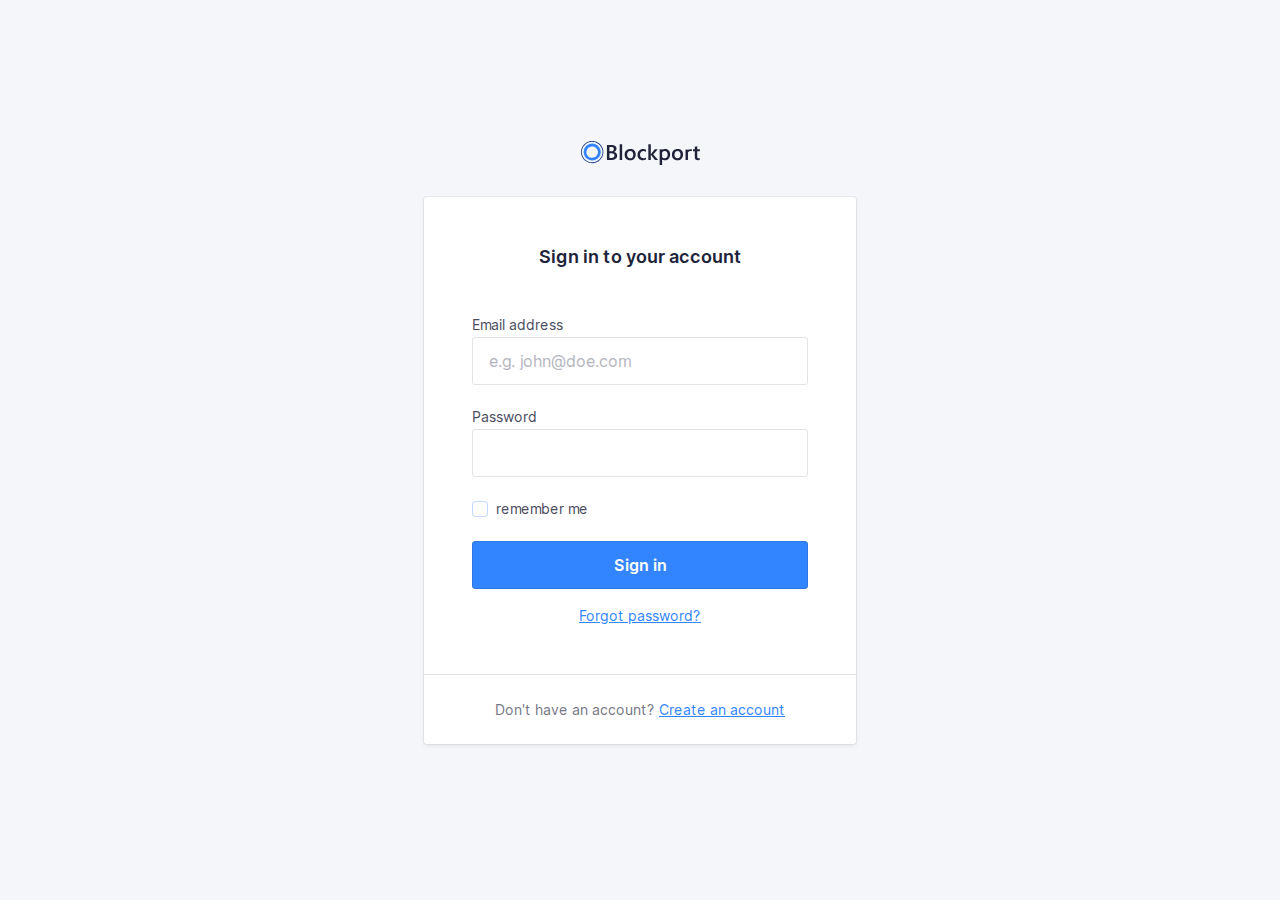
<file: create3-labo1-oplossing-master/create3-labo1-oplossing-master/index.html>
<!DOCTYPE html>
<html lang="en">
  <head>
    <meta charset="utf-8" />
    <meta http-equiv="x-ua-compatible" content="ie=edge" />
    <title>Blockport - Sign in</title>
    <meta name="description" content="This is my HTML5 boilerplate." />
    <meta name="viewport" content="width=device-width, initial-scale=1.0" />
    <meta name="msapplication-TileColor" content="#3385FF" />
    <meta name="theme-color" content="#3385FF" />

    <link rel="apple-touch-icon" sizes="180x180" href="apple-touch-icon.png" />
    <link rel="icon" type="image/png" sizes="32x32" href="favicon-32x32.png" />
    <link rel="icon" type="image/png" sizes="16x16" href="favicon-16x16.png" />
    <link rel="manifest" href="site.webmanifest" />
    <link rel="mask-icon" href="safari-pinned-tab.svg" color="#3385FF" />

    <link rel="stylesheet" href="css/normalize.css" />
    <link rel="stylesheet" href="css/screen.css" />
  </head>

  <body>
    <section class="o-row o-row--lg o-row--login">
      <div class="o-container u-max-width-xs">
        <h1 class="c-logo">
          <svg class="c-logo__symbol" viewBox="0 0 119 24" xmlns="http://www.w3.org/2000/svg">
            <title>Blockport</title>
            <path
              class="c-logo__path c-logo__path--1"
              d="M25.9496128,18.9917356 L25.9496128,4.04231406 L30.7396633,4.04231406 C32.19945,4.04231406 33.3560606,4.35834712 34.2094949,4.99041321 C35.0252057,5.55089835 35.5052521,6.4769114 35.4896465,7.4598347 C35.5056187,8.25676883 35.2485893,9.03557965 34.7604209,9.6694215 C34.2511175,10.3119823 33.5500641,10.7791057 32.7570539,11.0042975 L32.7570539,11.0459504 C33.6957957,11.1207168 34.5764055,11.5260387 35.2392256,12.1884297 C35.8602694,12.8310744 36.1707912,13.6667769 36.1707912,14.6955372 C36.1979832,15.9155062 35.6268682,17.0730015 34.6382155,17.8016529 C33.6205051,18.5950413 32.3363468,18.9917356 30.7857407,18.9917356 L25.9496128,18.9917356 Z M41.1511616,18.9918689 L38.6990404,18.9918689 L38.6990404,3.18727869 L41.1511616,3.18727869 L41.1511616,18.9918689 Z M49.1105387,19.2396694 C47.4477441,19.2396694 46.1195118,18.741157 45.1258418,17.7441322 C44.1321717,16.7471074 43.6360046,15.4247934 43.6373401,13.7771901 C43.6373401,11.9841322 44.1548767,10.5838017 45.1899495,9.57619833 C46.2250223,8.56859504 47.6200337,8.06479338 49.3749832,8.06479338 C51.0591469,8.06479338 52.3720202,8.55471073 53.3136027,9.53454547 C54.2551852,10.5143802 54.7226376,11.8730579 54.7159596,13.6105785 C54.7159596,15.313719 54.2091077,16.677686 53.195404,17.7024794 C52.1817003,18.7272727 50.8200787,19.2396694 49.1105387,19.2396694 Z M64.9231145,18.4998347 C63.986548,19.011405 62.9292595,19.2667693 61.8599663,19.2396694 C60.2572727,19.2396694 58.9657689,18.7444628 57.9854545,17.7540496 C57.0051402,16.7636364 56.5136477,15.4796694 56.5109764,13.9021488 C56.5109764,12.1434711 57.0385299,10.7312397 58.0936364,9.66545453 C59.1487429,8.59966942 60.5611166,8.0661157 62.3307576,8.06479338 C63.2258904,8.04636779 64.1144193,8.22027864 64.9351347,8.57454547 L64.9351347,10.8277686 C64.2490961,10.2941313 63.4035149,10.0011171 62.5310943,9.99471073 C61.5738178,9.96365776 60.6492491,10.3415166 59.9928283,11.0320661 C59.3330526,11.7236364 59.003165,12.6287603 59.003165,13.747438 C59.003165,14.8661157 59.3136869,15.7381818 59.9347306,16.3636364 C60.5557744,17.0023141 61.3891751,17.3216529 62.4349327,17.3216529 C63.3470917,17.3090469 64.2260005,16.9806241 64.9191077,16.3933884 L64.9191077,18.4998347 L64.9231145,18.4998347 Z M77.1256229,18.9918689 L74.0304209,18.9918689 L69.8393771,13.8605902 L69.7973064,13.8605902 L69.7973064,18.9918689 L67.3451852,18.9918689 L67.3451852,3.18727869 L69.7973064,3.18727869 L69.7973064,13.2039344 L69.8393771,13.2039344 L73.7980303,8.31462295 L76.7349663,8.31462295 L72.2814815,13.4718689 L77.1256229,18.9918689 Z M118.81569,18.8747107 C118.223016,19.1343064 117.578072,19.2557712 116.930522,19.2297521 C114.839007,19.2297521 113.793249,18.2380165 113.793249,16.2545455 L113.793249,10.2128926 L111.990219,10.2128926 L111.990219,8.31669423 L113.793249,8.31669423 L113.793249,5.84528927 L116.235354,5.15702479 L116.235354,8.31669423 L118.81569,8.31669423 L118.81569,10.2128926 L116.235354,10.2128926 L116.235354,15.5504132 C116.235354,16.1824793 116.351549,16.6340496 116.583939,16.905124 C116.81633,17.1761983 117.202312,17.3084298 117.741886,17.3018182 C118.130518,17.3099664 118.50999,17.1844984 118.81569,16.9467769 L118.81569,18.8647934 L118.81569,18.8747107 Z M109.678333,8.12826445 C110.052664,8.12904551 110.426384,8.1582218 110.796212,8.21553718 L110.796212,10.2961983 C110.392833,10.129817 109.958979,10.0480952 109.522071,10.0561983 C108.65244,10.0185786 107.815007,10.3854441 107.258266,11.0479339 C107.143588,11.1960713 107.043624,11.3548242 106.959764,11.5219835 L106.959764,18.9917356 L104.519663,18.9917356 L104.519663,8.37818184 L106.959764,8.66776859 L106.959764,8.67768594 C107.814579,8.30025824 108.742499,8.11272598 109.678333,8.12826445 Z M96.4320707,19.2396694 C94.7692761,19.2396694 93.4410438,18.741157 92.4473737,17.7441322 C91.4537037,16.7471074 90.9575366,15.4247934 90.9588721,13.7771901 C90.9588721,11.9841322 91.4764087,10.5838017 92.5114815,9.57619833 C93.5465543,8.56859504 94.9415657,8.06479338 96.6965152,8.06479338 C98.3806789,8.06479338 99.6935522,8.55471073 100.635135,9.53454547 C101.576717,10.5143802 102.04417,11.8730579 102.037492,13.6105785 C102.037492,15.313719 101.53064,16.677686 100.516936,17.7024794 C99.5032323,18.7272727 98.1416107,19.2396694 96.4320707,19.2396694 Z M87.7494781,9.53454547 C88.6883893,10.5157025 89.1578451,11.873719 89.1578451,13.608595 C89.1591806,15.3117355 88.6523287,16.6757025 87.6372896,17.7004959 C86.6222504,18.7252892 85.258625,19.2376859 83.5464141,19.2376859 C82.7065422,19.2489838 81.8737089,19.0847473 81.1023064,18.7557025 L81.1023064,23.8968595 L78.6622054,23.8968595 L78.6622054,8.31471073 L81.1023064,8.60429752 C81.9552279,8.23296681 82.8792553,8.04891403 83.8108586,8.06479338 C85.5017003,8.06479338 86.8145736,8.55471073 87.7494781,9.53454547 Z M96.5422559,9.99471073 C95.6726247,9.95709108 94.8351921,10.3239565 94.2784512,10.9864463 C93.7241864,11.6476033 93.4470539,12.5580165 93.4470539,13.7176859 C93.4470539,14.8363636 93.7275253,15.7170248 94.288468,16.3596694 C94.8529651,17.0028668 95.6823515,17.3568733 96.5422559,17.3216529 C97.5038721,17.3216529 98.2424466,17.0056198 98.7579798,16.3735537 C99.273513,15.7414876 99.5366216,14.8416529 99.5473064,13.6740496 C99.5473064,12.4998347 99.28954,11.5927273 98.7740067,10.9527273 C98.2584735,10.3127273 97.5145568,9.99338845 96.5422559,9.99471073 Z M28.4438047,6.03570248 L28.4438047,10.286281 L30.0645286,10.286281 C30.9353255,10.286281 31.6178058,10.0833058 32.1119697,9.67735538 C32.6061335,9.27140494 32.8532155,8.69619836 32.8532155,7.95173555 C32.8532155,6.67305785 31.9897643,6.03371902 30.262862,6.03371902 L28.4418013,6.03371902 L28.4438047,6.03570248 Z M28.4438047,12.2796694 L28.4438047,17.0082644 L30.5813973,17.0082644 C31.5163019,17.0082644 32.237514,16.7947108 32.7450337,16.3676033 C33.2602043,15.9259125 33.5416601,15.2742418 33.5083165,14.6003306 C33.5083165,13.0505785 32.4238271,12.2757025 30.2548485,12.2757025 L28.4518182,12.2757025 L28.4438047,12.2796694 Z M49.226734,9.99471073 C48.3571028,9.95709108 47.5196702,10.3239565 46.9629293,10.9864463 C46.4086646,11.6476033 46.131532,12.5580165 46.131532,13.7176859 C46.131532,14.8363636 46.4120034,15.7170248 46.9729461,16.3596694 C47.5370578,17.0036033 48.3664998,17.3583638 49.226734,17.3236364 C50.1883502,17.3236364 50.9269247,17.0076033 51.4424579,16.3755372 C51.9579912,15.7434711 52.2157576,14.8436364 52.2157576,13.6760331 C52.2157576,12.5018182 51.9579912,11.5947107 51.4424579,10.9547107 C50.9269247,10.3147108 50.1883502,9.99471073 49.226734,9.99471073 Z M85.8803367,16.3735537 C86.3958699,15.738843 86.6543043,14.8390083 86.6556397,13.6740496 C86.6556397,12.4985124 86.3978733,11.591405 85.8823401,10.9527273 C85.3668068,10.3140496 84.6282323,9.99471073 83.6666162,9.99471073 C82.796985,9.95709108 81.9595523,10.3239565 81.4028114,10.9864463 C81.2895823,11.124335 81.1896456,11.2724196 81.1043098,11.4287603 L81.1043098,15.9153719 C81.6149937,16.8312057 82.6094895,17.3774459 83.6646128,17.3216529 C84.626229,17.3216529 85.3648035,17.0056198 85.8803367,16.3735537 Z"
            ></path>
            <path class="c-logo__path c-logo__path--2" d="M11.1988215,19.5867769 C7.72899435,19.5891833 4.59940205,17.5218316 3.26949789,14.3488101 C1.93959376,11.1757885 2.67130845,7.5220381 5.12341434,5.09144786 C7.57552021,2.66085764 11.2650639,1.93214337 14.4714645,3.24513351 C17.6778651,4.55812363 19.7696074,7.65421885 19.771229,11.0895868 C19.7679239,15.7772288 15.9334776,19.5780304 11.1988215,19.5867769 Z M11.1988215,5.38314051 C8.86509736,5.38073339 6.75988968,6.77093308 5.86550131,8.90506387 C4.97111293,11.0391947 5.46382249,13.496632 7.11372873,15.1307206 C8.76363496,16.7648092 11.2455511,17.2534798 13.4013998,16.3687158 C15.5572486,15.4839518 16.962125,13.4001349 16.9605051,11.0895868 C16.9572,7.93949107 14.3805102,5.38572999 11.1988215,5.37917355 L11.1988215,5.38314051 Z"></path>
            <path
              class="c-logo__path c-logo__path--3"
              d="M21.2917845,15.8796694 C21.3118182,15.8380165 21.3358586,15.8023141 21.3558923,15.7606612 C22.6443671,13.0744887 22.7786498,9.98607785 21.7280964,7.20021549 C20.6775431,4.41435317 18.5317957,2.16875244 15.7805219,0.975867769 L15.7805219,0.96 C15.6683333,0.910413222 15.5541414,0.874710744 15.4419529,0.82909091 C15.2937037,0.767603308 15.1434512,0.710082645 14.9931987,0.656528927 C14.792862,0.583140496 14.5925253,0.517685949 14.378165,0.458181816 C14.2319192,0.414545453 14.0856734,0.374876033 13.9394276,0.337190082 C13.7203928,0.281652893 13.501358,0.23338843 13.2823232,0.192396694 C13.1480976,0.16661157 13.0138721,0.144793388 12.8816498,0.124958678 C12.6546016,0.0905785125 12.4275533,0.0634710744 12.2005051,0.0436363637 C12.0762963,0.0337190082 11.9500842,0.0238016529 11.8258754,0.0178512397 C11.5881425,0.00462809917 11.3510774,-0.000661157024 11.1146801,0.00198347107 C10.988468,0.00198347107 10.8622559,0.00198347107 10.7380471,0.0119008265 C10.5076599,0.0218181818 10.2792761,0.0376859504 10.0528956,0.0614876034 C9.9146633,0.0753719009 9.77843434,0.0932231406 9.64220539,0.113057851 C9.44186869,0.142809918 9.22350168,0.176528926 9.01715488,0.218181818 C8.86089226,0.249917356 8.70462963,0.283636364 8.548367,0.321322314 C8.39210438,0.359008265 8.18575758,0.412561983 8.00745791,0.466115701 C7.82915825,0.519669423 7.65286195,0.577190081 7.47656566,0.638677688 C7.30026936,0.70016529 7.17405724,0.747768594 7.02580808,0.807272727 C6.82547138,0.884628098 6.63715488,0.969917355 6.44483165,1.05719008 C6.31861953,1.11471074 6.19441077,1.17421488 6.07220539,1.23768595 C5.87186869,1.34082644 5.67153199,1.45190082 5.47119529,1.56694215 C5.36301347,1.63041322 5.25683502,1.69586777 5.15065657,1.76528926 C4.95165543,1.89752066 4.75666107,2.02975207 4.5656734,2.16198347 C4.46416949,2.23603306 4.36400114,2.31140496 4.26516835,2.38809918 C4.07952302,2.52958678 3.89721661,2.67834711 3.71824916,2.83438017 C3.61607744,2.92363636 3.51791246,3.0168595 3.41774411,3.11008265 C3.25747475,3.26347108 3.10121212,3.42214876 2.94895623,3.5861157 C2.84678451,3.69719008 2.74861953,3.81024794 2.64845118,3.92528926 C2.51021886,4.08793389 2.37599327,4.25454547 2.24777778,4.42512397 C2.15161616,4.55206611 2.05946128,4.68099175 1.96930976,4.82181816 C1.90119529,4.92099175 1.82506734,5.0201653 1.75895623,5.11537188 C1.69284512,5.2105785 1.65878788,5.29190081 1.60670034,5.37917355 C1.53457912,5.49818184 1.46446128,5.61917355 1.40636364,5.74214876 C1.28415825,5.96231406 1.16796296,6.18446282 1.06178451,6.40859504 C1.02372054,6.44826445 0.995673401,6.49586778 0.981649832,6.54148761 C0.967626263,6.58710744 0.939579125,6.65454547 0.915538721,6.71008265 C0.808692479,6.95471075 0.711863077,7.20132232 0.625050505,7.44991735 C0.588989899,7.55438018 0.55426487,7.65884298 0.520875421,7.76330577 C0.444747475,8.00528927 0.377968575,8.24793388 0.320538721,8.49123966 C0.291156005,8.61157023 0.263776655,8.73190084 0.238400673,8.85223141 C0.191655443,9.07966942 0.152255892,9.30710742 0.12020202,9.53454547 C0.10016835,9.67338842 0.0821380471,9.81024795 0.0681144781,9.9490909 C0.0460774411,10.1613223 0.0320538721,10.3715703 0.022037037,10.5838017 C0.022037037,10.7365289 0.010016835,10.8872727 0.010016835,11.04 C0.010016835,11.2383471 0.010016835,11.4366942 0.026043771,11.6350413 C0.026043771,11.7917356 0.0440740741,11.9484297 0.0580976431,12.105124 C0.0761279461,12.3034711 0.104175084,12.5018182 0.132222222,12.7001653 C0.146245791,12.8429752 0.18030303,13.0036364 0.2003367,13.1543802 C0.238400673,13.3527273 0.286481481,13.5510744 0.336565657,13.7494215 C0.380639731,13.8961983 0.406683502,14.0330579 0.446750842,14.1758678 C0.506851852,14.3742149 0.576969697,14.5844628 0.647087542,14.7867769 C0.693164983,14.9157025 0.739242424,15.0446281 0.789326599,15.1715703 C0.871464646,15.3699174 0.963619529,15.5801653 1.05777778,15.7804959 C1.11387205,15.8995041 1.16996633,16.0185124 1.23006734,16.1355372 C1.33223906,16.3338843 1.44242424,16.5322314 1.55461279,16.7166942 C1.62473064,16.8357025 1.69484848,16.9527273 1.76897306,17.0677686 C1.88316498,17.2442975 2.00537037,17.4168595 2.12957912,17.587438 C2.21973064,17.7123967 2.31188552,17.8353719 2.40804714,17.9563636 C2.50420875,18.0773554 2.65646465,18.2519008 2.78468013,18.3966942 C2.91289562,18.5414876 3.02308081,18.6644628 3.14929293,18.7933884 C3.27550505,18.9223141 3.3876936,19.027438 3.51190236,19.1424794 C3.63611111,19.2575206 3.81841751,19.4241322 3.98069024,19.5590082 C4.09287879,19.6522314 4.20907407,19.7434711 4.32727273,19.8327273 C4.50957912,19.9735537 4.69388889,20.1084297 4.88621212,20.2294215 C4.9362963,20.2631405 4.98037037,20.3008265 5.03045455,20.3345455 C7.52290169,21.989742 10.5859073,22.5756212 13.5217147,21.9587191 C16.4575222,21.3418171 19.0161165,19.5746694 20.6146465,17.0598347 L20.6266667,17.0598347 C20.6647306,17.0003306 20.6947811,16.9368595 20.7328451,16.8753719 C20.8149832,16.7424794 20.8911111,16.6036364 20.9692424,16.4647934 C21.0854377,16.2763636 21.1936195,16.08 21.2917845,15.8796694 Z M6.96771044,20.4198347 C6.40765296,20.1694737 5.87129224,19.8701033 5.36501684,19.5252893 C5.18671717,19.4042975 5.01442761,19.2773554 4.84614478,19.1464463 C4.73996633,19.065124 4.63378788,18.9818182 4.53161616,18.8965289 C4.38136364,18.7715703 4.23912458,18.6406612 4.09888889,18.5097521 C3.9586532,18.378843 3.87451178,18.2995041 3.76632997,18.1884297 C3.65814815,18.0773554 3.53794613,17.9444628 3.42976431,17.8214876 C3.32158249,17.6985124 3.19737374,17.5557025 3.08718855,17.4247934 C2.97700337,17.2938843 2.91489899,17.1986777 2.83075758,17.0836364 C2.71656566,16.9249587 2.60237374,16.766281 2.49819865,16.6036364 C2.43008418,16.4965289 2.36597643,16.3894215 2.29786195,16.2803306 C2.19368687,16.1038017 2.09752525,15.9252893 1.9973569,15.7447934 C1.94126263,15.6376859 1.89117845,15.528595 1.83909091,15.4195041 C1.7609596,15.2231405 1.67681818,15.0386777 1.60069024,14.8482644 C1.55461279,14.7332231 1.51454545,14.6161983 1.47247475,14.501157 C1.40436027,14.3127273 1.34025253,14.1242975 1.28415825,13.9319008 C1.24609428,13.8029752 1.2140404,13.6760331 1.18198653,13.5490909 C1.13590909,13.3626446 1.09183502,13.1761983 1.05577441,12.9897521 C1.02973064,12.8429752 1.0076936,12.7140496 0.981649832,12.5771901 C0.953602694,12.3927273 0.92956229,12.2082644 0.911531987,12.0218182 C0.897508418,11.8809918 0.889494949,11.7401653 0.881481481,11.5993388 C0.881481481,11.4109091 0.865454545,11.2224794 0.865454545,11.0340496 C0.865454545,10.8971901 0.865454545,10.7603306 0.877474747,10.6254545 C0.877474747,10.4271074 0.899511785,10.2287603 0.919545455,10.0304132 C0.931565657,9.90743803 0.94959596,9.78247936 0.965622896,9.65950414 C0.995673401,9.44528927 1.03173401,9.23107436 1.07580808,9.01884299 C1.09784512,8.91173555 1.12188552,8.80462812 1.14792929,8.69950414 C1.20402357,8.47074382 1.27080247,8.24330577 1.34826599,8.01719009 C1.37764871,7.9246281 1.408367,7.83206612 1.44042088,7.73950414 C1.52189113,7.50545453 1.61204265,7.2740496 1.71087542,7.04528927 C1.75094276,6.95206611 1.7910101,6.86082645 1.83508418,6.76958679 C1.93525253,6.55537188 2.03542088,6.3490909 2.15762626,6.14479338 C2.21973064,6.03570248 2.27983165,5.92661158 2.34594276,5.81752064 C2.45412458,5.63900825 2.5683165,5.46644628 2.68651515,5.29586778 C2.7686532,5.17685949 2.85279461,5.0598347 2.93893939,4.94479338 C3.06047699,4.7847934 3.18602133,4.62876031 3.31557239,4.47669423 C3.40505612,4.36826447 3.49520763,4.26710742 3.58602694,4.17322312 C3.73026936,4.01983471 3.87718294,3.86842975 4.02676768,3.71900826 C4.11491582,3.63438017 4.20506734,3.55173554 4.29722222,3.47107438 C4.46016275,3.32694215 4.62710998,3.18809917 4.79806397,3.05454545 C4.88754769,2.98446281 4.978367,2.91834711 5.07052189,2.85619835 C5.24815375,2.72396694 5.42912458,2.60099173 5.61343434,2.48727273 C5.71093152,2.42512397 5.80909651,2.36561983 5.90792929,2.30876033 C6.09090349,2.20165289 6.27654882,2.09983471 6.46486532,2.00330579 C6.57705387,1.94644628 6.69057799,1.89157025 6.80543771,1.83867769 C6.98306957,1.75669422 7.16203704,1.67933884 7.34234007,1.60661157 C7.47589785,1.55239669 7.61413018,1.50082645 7.75703704,1.45190082 C7.91864196,1.39504132 8.08225029,1.34214876 8.24786195,1.29322314 C8.41347361,1.24429752 8.57975307,1.2 8.74670034,1.16033058 C8.8896072,1.12595041 9.03318182,1.09421488 9.17742424,1.06512397 C9.36841191,1.02677686 9.56073514,0.994380165 9.75439394,0.967933885 C9.87993826,0.950743802 10.0061504,0.934876033 10.1330303,0.920330577 C10.3440516,0.899173554 10.5557407,0.883966942 10.7680976,0.874710744 L11.1126768,0.874710744 C11.3317116,0.874710744 11.5514141,0.880000001 11.7717845,0.890578513 L12.1143603,0.914380167 C12.3307239,0.932892563 12.5464197,0.958677687 12.7614478,0.991735538 C12.8829854,1.01024793 13.004523,1.0307438 13.1260606,1.05322314 C13.330404,1.09157025 13.5347475,1.13652893 13.7390909,1.18809918 C13.8713131,1.22181818 14.0035354,1.25752066 14.1397643,1.29719008 C14.3320875,1.35404959 14.523743,1.41619835 14.7147306,1.48363636 C14.8509596,1.53322314 14.9851852,1.58479339 15.115404,1.64033058 C17.755199,2.69780719 19.8336285,4.79210648 20.8551251,7.42387715 C21.8766218,10.0556478 21.7496417,12.9890377 20.5044613,15.5246281 C20.4123064,15.7229752 20.3041246,15.8975206 20.207963,16.08 C20.1378451,16.2029752 20.0697306,16.3279339 19.9956061,16.4489256 C17.2731751,20.8198837 11.7011151,22.517402 6.96771044,20.4178512 L6.96771044,20.4198347 Z"
            ></path>
          </svg>
        </h1>
        <form class="c-card" action="#">
          <div class="c-card__body">
            <h2 class="c-card__title">Sign in to your account</h2>
            <p class="c-form-field">
              <label class="c-label" for="username"> Email address </label>
              <input class="c-input" type="email" name="username" id="username" placeholder="e.g. john@doe.com" required />
            </p>
            <p class="c-form-field">
              <label class="c-label" for="password"> Password </label>
              <input class="c-input" type="password" name="password" id="password" required />
            </p>
            <p class="c-form-field c-form-field--option">
              <input class="o-hide-accessible c-option c-option--hidden" type="checkbox" id="rememberme" />
              <label class="c-label c-label--option c-custom-option" for="rememberme">
                <span class="c-custom-option__fake-input c-custom-option__fake-input--checkbox">
                  <svg class="c-custom-option__symbol" xmlns="http://www.w3.org/2000/svg" viewBox="0 0 9 6.75">
                    <path d="M4.75,9.5a1,1,0,0,1-.707-.293l-2.25-2.25A1,1,0,1,1,3.207,5.543L4.75,7.086,8.793,3.043a1,1,0,0,1,1.414,1.414l-4.75,4.75A1,1,0,0,1,4.75,9.5" transform="translate(-1.5 -2.75)" />
                  </svg>
                </span>
                remember me
              </label>
            </p>
            <p class="u-mb-md">
              <!-- Input type button
                                <input type="submit" class="o-button-reset c-button" value="Sign in"/>
                            -->
              <!-- Button -->
              <button class="o-button-reset c-button">Sign in</button>
            </p>
            <p class="u-text-sm u-align-text-center">
              <a href="#!"> Forgot password? </a>
            </p>
          </div>
          <div class="c-card__footer">
            <p class="u-align-text-center u-text-sm u-color-neutral-dark">Don't have an account? <a href="#">Create an account</a></p>
          </div>
        </form>
      </div>
    </section>
  </body>
</html>
</file>
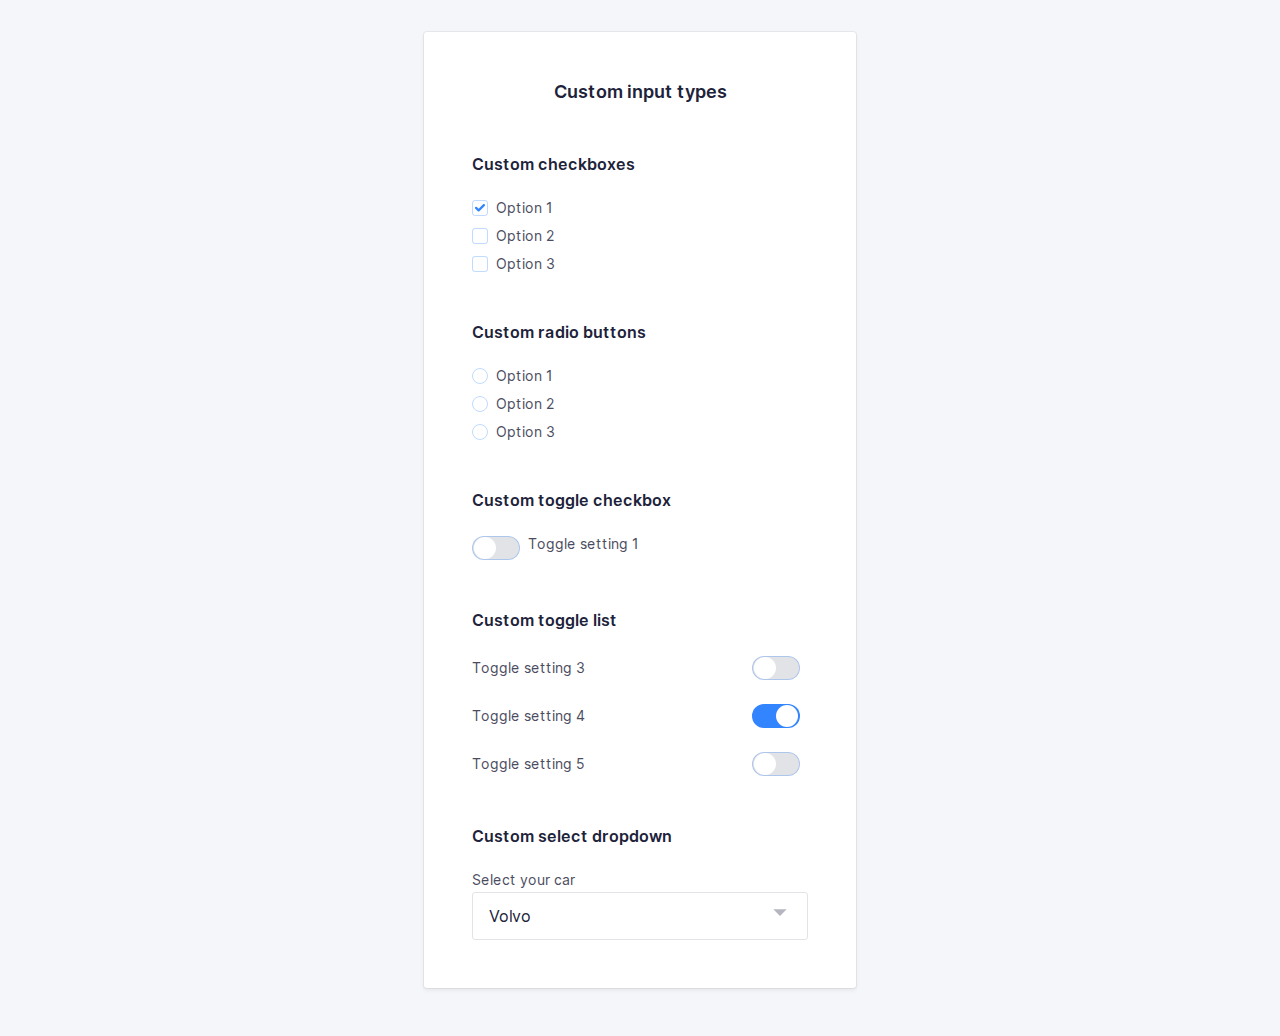
<file: create3-labo1-oplossing-master/create3-labo1-oplossing-master/inputs.html>
<!DOCTYPE html>
<html lang="en">
  <head>
    <meta charset="utf-8" />
    <meta http-equiv="x-ua-compatible" content="ie=edge" />
    <title>Blockport - Custom input types</title>
    <meta name="description" content="This is my HTML5 boilerplate." />
    <meta name="viewport" content="width=device-width, initial-scale=1.0" />
    <meta name="msapplication-TileColor" content="#3385FF" />
    <meta name="theme-color" content="#3385FF" />

    <link rel="apple-touch-icon" sizes="180x180" href="apple-touch-icon.png" />
    <link rel="icon" type="image/png" sizes="32x32" href="favicon-32x32.png" />
    <link rel="icon" type="image/png" sizes="16x16" href="favicon-16x16.png" />
    <link rel="manifest" href="site.webmanifest" />
    <link rel="mask-icon" href="safari-pinned-tab.svg" color="#3385FF" />

    <link rel="stylesheet" href="css/normalize.css" />
    <link rel="stylesheet" href="css/screen.css" />
    <script type="text/javascript">
      function togglePassword() {
        var passwordInput = document.querySelector('.js-password-input');

        if (passwordInput.type === 'password') {
          passwordInput.type = 'text';
        } else {
          passwordInput.type = 'password';
        }
      }
    </script>
  </head>
  <body>
    <section class="o-row o-row--lg o-row--login o-row--beta">
      <div class="o-container u-max-width-xs">
        <form class="c-card" action="#">
          <div class="c-card__body">
            <h2 class="c-card__title">Custom input types</h2>
            <div class="o-section">
              <!-- Custom checkboxes -->
              <h5>Custom checkboxes</h5>
              <ul class="o-list c-option-list">
                <li class="c-form-field c-form-field--option c-option-list__item">
                  <input class="o-hide-accessible c-option c-option--hidden" type="checkbox" id="checkbox1" checked />
                  <label class="c-label c-label--option c-custom-option" for="checkbox1">
                    <span class="c-custom-option__fake-input c-custom-option__fake-input--checkbox">
                      <svg class="c-custom-option__symbol" xmlns="http://www.w3.org/2000/svg" viewBox="0 0 9 6.75">
                        <path d="M4.75,9.5a1,1,0,0,1-.707-.293l-2.25-2.25A1,1,0,1,1,3.207,5.543L4.75,7.086,8.793,3.043a1,1,0,0,1,1.414,1.414l-4.75,4.75A1,1,0,0,1,4.75,9.5" transform="translate(-1.5 -2.75)" />
                      </svg>
                    </span>
                    Option 1
                  </label>
                </li>
                <li class="c-form-field c-form-field--option c-option-list__item">
                  <input class="o-hide-accessible c-option c-option--hidden" type="checkbox" id="checkbox2" />
                  <label class="c-label c-label--option c-custom-option" for="checkbox2">
                    <span class="c-custom-option__fake-input c-custom-option__fake-input--checkbox">
                      <svg class="c-custom-option__symbol" xmlns="http://www.w3.org/2000/svg" viewBox="0 0 9 6.75">
                        <path d="M4.75,9.5a1,1,0,0,1-.707-.293l-2.25-2.25A1,1,0,1,1,3.207,5.543L4.75,7.086,8.793,3.043a1,1,0,0,1,1.414,1.414l-4.75,4.75A1,1,0,0,1,4.75,9.5" transform="translate(-1.5 -2.75)" />
                      </svg>
                    </span>
                    Option 2
                  </label>
                </li>
                <li class="c-form-field c-form-field--option c-option-list__item">
                  <input class="o-hide-accessible c-option c-option--hidden" type="checkbox" id="checkbox3" />
                  <label class="c-label c-label--option c-custom-option" for="checkbox3">
                    <span class="c-custom-option__fake-input c-custom-option__fake-input--checkbox">
                      <svg class="c-custom-option__symbol" xmlns="http://www.w3.org/2000/svg" viewBox="0 0 9 6.75">
                        <path d="M4.75,9.5a1,1,0,0,1-.707-.293l-2.25-2.25A1,1,0,1,1,3.207,5.543L4.75,7.086,8.793,3.043a1,1,0,0,1,1.414,1.414l-4.75,4.75A1,1,0,0,1,4.75,9.5" transform="translate(-1.5 -2.75)" />
                      </svg>
                    </span>
                    Option 3
                  </label>
                </li>
              </ul>
            </div>
            <div class="o-section">
              <!-- Custom radio buttons -->
              <h5>Custom radio buttons</h5>
              <ul class="o-list c-option-list">
                <li class="c-form-field c-form-field--option c-option-list__item">
                  <input class="o-hide-accessible c-option c-option--hidden" type="radio" name="radios" id="radio1" />
                  <label class="c-label c-label--option c-custom-option" for="radio1">
                    <span class="c-custom-option__fake-input c-custom-option__fake-input--radio">
                      <span class="c-custom-option__symbol"></span>
                    </span>
                    Option 1
                  </label>
                </li>
                <li class="c-form-field c-form-field--option c-option-list__item">
                  <input class="o-hide-accessible c-option c-option--hidden" type="radio" name="radios" id="radio2" />
                  <label class="c-label c-label--option c-custom-option" for="radio2">
                    <span class="c-custom-option__fake-input c-custom-option__fake-input--radio">
                      <span class="c-custom-option__symbol"></span>
                    </span>
                    Option 2
                  </label>
                </li>
                <li class="c-form-field c-form-field--option c-option-list__item">
                  <input class="o-hide-accessible c-option c-option--hidden" type="radio" name="radios" id="radio3" />
                  <label class="c-label c-label--option c-custom-option" for="radio3">
                    <span class="c-custom-option__fake-input c-custom-option__fake-input--radio">
                      <span class="c-custom-option__symbol"></span>
                    </span>
                    Option 3
                  </label>
                </li>
              </ul>
            </div>
            <div class="o-section">
              <!-- Custom toggle checkboxes -->
              <h5>Custom toggle checkbox</h5>
              <p class="c-form-field c-form-field--option">
                <input class="o-hide-accessible c-option c-option--hidden" type="checkbox" id="toggle1" />
                <label class="c-label c-label--option c-custom-toggle" for="toggle1">
                  <span class="c-custom-toggle__fake-input"> </span>
                  Toggle setting 1
                </label>
              </p>
            </div>
            <div class="o-section">
              <h5>Custom toggle list</h5>
              <ul class="o-list c-toggle-list">
                <li class="c-form-field c-form-field--option c-toggle-list__item">
                  <input class="o-hide-accessible c-option c-option--hidden" type="checkbox" id="toggle3" />
                  <label class="c-label c-label--option c-custom-toggle c-custom-toggle--inverted" for="toggle3">
                    <span class="c-custom-toggle__fake-input"> </span>
                    Toggle setting 3
                  </label>
                </li>
                <li class="c-form-field c-form-field--option c-toggle-list__item">
                  <input class="o-hide-accessible c-option c-option--hidden" type="checkbox" id="toggle4" checked />
                  <label class="c-label c-label--option c-custom-toggle c-custom-toggle--inverted" for="toggle4">
                    <span class="c-custom-toggle__fake-input"> </span>
                    Toggle setting 4
                  </label>
                </li>
                <li class="c-form-field c-form-field--option c-toggle-list__item">
                  <input class="o-hide-accessible c-option c-option--hidden" type="checkbox" id="toggle5" />
                  <label class="c-label c-label--option c-custom-toggle c-custom-toggle--inverted" for="toggle5">
                    <span class="c-custom-toggle__fake-input"> </span>
                    Toggle setting 5
                  </label>
                </li>
              </ul>
            </div>
            <div class="o-section">
              <!-- Custom select -->
              <h5>Custom select dropdown</h5>
              <p class="c-form-field">
                <label class="c-label" for="select1"> Select your car </label>
                <span class="c-custom-select">
                  <select class="c-custom-select__input c-input" class="" name="select1" id="select1">
                    <option value="volvo">Volvo</option>
                    <option value="saab">Saab</option>
                    <option value="mercedes">Mercedes</option>
                    <option value="audi">Audi</option>
                  </select>
                  <svg class="c-custom-select__symbol" xmlns="http://www.w3.org/2000/svg" viewBox="0 0 24 24">
                    <path d="M7,10l5,5,5-5Z" />
                  </svg>
                </span>
              </p>
            </div>
          </div>
        </form>
      </div>
    </section>
  </body>
</html>
</file>
<file: create3-labo1-oplossing-master/create3-labo1-oplossing-master/css/screen.css>
/*------------------------------------*\
#FONTS
\*------------------------------------*/

@font-face {
  font-family: 'Inter Web';
  font-weight: 400;
  src: url('../fonts/Inter-Regular.woff2') format('woff2');
}

@font-face {
  font-family: 'Inter Web';
  font-weight: 600;
  src: url('../fonts/Inter-SemiBold.woff2') format('woff2');
}

/*------------------------------------*\
#Variables
\*------------------------------------*/

:root {
  /* colors */
  --global-color-alpha-light: #4f95ff;
  --global-color-alpha: #3385ff;
  --global-color-alpha-dark: #2e77e6;
  --global-color-alpha-x-dark: #1b4186;
  --global-color-alpha-transparent: #3385ffbf;
  --global-color-alpha-x-transparent: #3385ff4d;

  --global-color-neutral-xxxx-light: #f5f6fa;
  --global-color-neutral-xxx-light: #e2e3e7;
  --global-color-neutral-xx-light: #caccd4;
  --global-color-neutral-x-light: #b5b6c0;
  --global-color-neutral-light: #a0a1ad;
  --global-color-neutral: #8b8c9a;
  --global-color-neutral-dark: #757787;
  --global-color-neutral-x-dark: #606274;
  --global-color-neutral-xx-dark: #4b4c60;
  --global-color-neutral-xxx-dark: #35374d;
  --global-color-neutral-xxxx-dark: #20223a;

  /* border stuff */
  --global-borderRadius: 3px;
  --global-borderWidth: 1px;

  /* transitions */
  --global-transitionTiming-alpha: 0.1s ease-out;

  /* Baseline settings */
  --global-baseline: 8px;
  --global-whitespace: calc(var(--global-baseline) * 3); /* = 24px */

  --global-whitespace-xs: calc(var(--global-baseline) / 2); /* = 4px */
  --global-whitespace-sm: calc(var(--global-baseline) * 1); /*  = 8px */
  --global-whitespace-md: calc(var(--global-baseline) * 2); /*  = 16px */
  --global-whitespace-lg: calc(var(--global-baseline) * 4); /*  = 32px */
  --global-whitespace-xl: calc(var(--global-whitespace) * 2); /*  = 48px */
  --global-whitespace-xxl: calc(var(--global-whitespace) * 3); /*  = 72px */

  --global-input-focus-border: 1px solid #81adf0;
  --global-input-focus-boxShadow: 0 0 0 3px var(--global-color-alpha-x-transparent);

  --global-page-color: var(--global-color-neutral-xxxx-dark);
  --global-page-backgroundColor: var(--global-color-neutral-xxxx-light);
}

@media (prefers-color-scheme: dark) {
  :root {
    --global-page-color: White;
    --global-page-backgroundColor: var(--global-color-neutral-xxxx-dark);
  }
}

/*------------------------------------*\
#GENERIC
\*------------------------------------*/

/*
    Generic: Page
    ---
    Global page styles + universal box-sizing:
*/

html {
  font-size: 16px;
  line-height: 1.5;
  font-family: 'Inter Web', Helvetica, arial, sans-serif;
  color: var(--global-color-neutral-xxxx-dark);
  background-color: var(--global-color-neutral-xxxx-light);
  box-sizing: border-box;
  -webkit-font-smoothing: antialiased;
  -moz-osx-font-smoothing: grayscale;
  color: var(--global-page-color);
  background-color: var(--global-page-backgroundColor);
}

@media (prefers-color-scheme: dark) {
  html {
    background-color: var(--global-color-neutral-xxxx-dark);
  }
}

*,
*:before,
*:after {
  box-sizing: inherit;
}

/*
* Remove text-shadow in selection highlight:
* https://twitter.com/miketaylr/status/12228805301
*
* Customize the background color to match your design.
*/

::-moz-selection {
  background: var(--global-color-alpha);
  color: white;
  text-shadow: none;
}

::selection {
  background: var(--global-color-alpha);
  color: white;
  text-shadow: none;
}

/*------------------------------------*\
#Elements
\*------------------------------------*/

/*
Elements: Images
---
Default markup for images to make them responsive
*/

img {
  max-width: 100%;
  vertical-align: top;
}

/*
    Elements: typography
    ---
    Default markup for typographic elements
*/

h1,
h2,
h3 {
  font-weight: 700;
}

h1 {
  font-size: 36px;
  line-height: calc(var(--global-baseline) * 6);
  margin: 0 0 var(--global-whitespace);
}

h2 {
  font-size: 32px;
  line-height: calc(var(--global-baseline) * 5);
  margin: 0 0 var(--global-whitespace);
}

h3 {
  font-size: 26px;
  line-height: calc(var(--global-baseline) * 4);
  margin: 0 0 var(--global-whitespace);
}

h4,
h5,
h6 {
  font-size: 16px;
  font-weight: 600;
  line-height: calc(var(--global-baseline) * 3);
  margin: 0 0 var(--global-whitespace);
}

p,
ol,
ul,
dl,
table,
address,
figure {
  margin: 0 0 var(--global-whitespace);
}

ul,
ol {
  padding-left: var(--global-whitespace);
}

li ul,
li ol {
  margin-bottom: 0;
}

blockquote {
  font-style: normal;
  font-size: 23px;
  line-height: calc(var(--global-baseline) * 6);
  margin: 0 0 var(--global-whitespace);
}

blockquote * {
  font-size: inherit;
  line-height: inherit;
}

figcaption {
  font-weight: 400;
  font-size: 12px;
  line-height: calc(var(--global-baseline) * 2);
  margin-top: var(--global-whitespace-xxs);
}

hr {
  border: 0;
  height: var(--global-borderWidth);
  background: LightGrey;
  margin: 0 0 var(--global-whitespace);
}

a,
a:visited {
  transition: all var(--global-transitionTiming-alpha);
  color: var(--global-color-alpha);
  outline-color: var(--global-link-BoxShadowColor);
  outline-width: medium;
  outline-offset: 2px;
}

a:hover,
a:focus {
  color: var(--global-color-alpha-light);
}

a:active {
  color: var(--global-color-alpha-dark);
}

label,
input {
  display: block;
}

input::placeholder {
  color: var(--global-color-neutral-x-light);
}

/*------------------------------------*\
#OBJECTS
\*------------------------------------*/

/*
    Objects: Row
    ---
    Creates a horizontal row that stretches the viewport and adds padding around children
*/

.o-row {
  position: relative;
  padding: var(--global-whitespace) var(--global-whitespace) 0;
}

.o-row--login {
  min-height: 100vh;
  display: flex;
  align-items: center;
}

/* size modifiers */

.o-row--lg {
  padding-top: var(--global-whitespace-lg);
  padding-bottom: var(--global-whitespace);
}

@media (min-width: 768px) {
  .o-row {
    padding-left: var(--global-whitespace-lg);
    padding-right: var(--global-whitespace-lg);
  }
}

/*
    Objects: Container
    ---
    Creates a horizontal container that sets de global max-width
*/

.o-container {
  margin-left: auto;
  margin-right: auto;
  max-width: 79.5em; /* 79.5 * 16px = 1272 */
  width: 100%;
}

/*
    Objects: section
    ---
    Creates vertical whitespace between adjacent sections inside a row
*/

.o-section {
  position: relative;
}

.o-section + .o-section {
  padding-top: var(--global-whitespace);
}

@media (min-width: 768px) {
  .o-section--lg + .o-section--lg,
  .o-section--xl + .o-section--xl {
    padding-top: var(--global-whitespace-lg);
  }
}

@media (min-width: 992px) {
  .o-section--xl + .o-section--xl {
    padding-top: var(--global-whitespace-xxl);
  }
}

/*
    Objects: Layout
    ---
    The layout object provides us with a column-style layout system. This object
    contains the basic structural elements, but classes should be complemented
    with width utilities
*/

.o-layout {
  display: -webkit-flex;
  display: -ms-flexbox;
  display: flex;
  flex-wrap: wrap;
}

.o-layout__item {
  width: 100%;
}

/* gutter modifiers, these affect o-layout__item too */

.o-layout--gutter {
  margin: 0 -12px;
}

.o-layout--gutter > .o-layout__item {
  padding: 0 12px;
}

.o-layout--gutter-sm {
  margin: 0 -6px;
}

.o-layout--gutter-sm > .o-layout__item {
  padding: 0 6px;
}

.o-layout--gutter-lg {
  margin: 0 calc(var(--global-whitespace) * -1);
}

.o-layout--gutter-lg > .o-layout__item {
  padding: 0 var(--global-whitespace);
}

.o-layout--gutter-xl {
  margin: 0 calc(var(--global-whitespace-lg) * -1);
}

.o-layout--gutter-xl > .o-layout__item {
  padding: 0 var(--global-whitespace-lg);
}

/* reverse horizontal row modifier */

.o-layout--row-reverse {
  flex-direction: row-reverse;
}

/* Horizontal alignment modifiers*/

.o-layout--justify-start {
  justify-content: flex-start;
}

.o-layout--justify-end {
  justify-content: flex-end;
}

.o-layout--justify-center {
  justify-content: center;
}

.o-layout--justify-space-around {
  justify-content: space-around;
}

.o-layout--justify-space-evenly {
  justify-content: space-evenly;
}

.o-layout--justify-space-between {
  justify-content: space-between;
}

/* Vertical alignment modifiers */

.o-layout--align-start {
  align-items: flex-start;
}

.o-layout--align-end {
  align-items: flex-end;
}

.o-layout--align-center {
  align-items: center;
}

.o-layout--align-baseline {
  align-items: baseline;
}

/* Vertical alignment modifiers that only work if there is one than one flex item */

.o-layout--align-content-start {
  align-content: start;
}

.o-layout--align-content-end {
  align-content: end;
}

.o-layout--align-content-center {
  align-content: center;
}

.o-layout--align-content-space-around {
  align-content: space-around;
}

.o-layout--align-content-space-between {
  align-content: space-between;
}

/*
    Objects: List
    ---
    Small reusable object to remove default list styling from lists
*/

.o-list {
  list-style: none;
  padding: 0;
}

/*
    Object: Button reset
    ---
    Small button reset object
*/

.o-button-reset {
  border: none;
  margin: 0;
  padding: 0;
  width: auto;
  overflow: visible;
  background: transparent;

  /* inherit font & color from ancestor */
  color: inherit;
  font: inherit;

  /* Normalize `line-height`. Cannot be changed from `normal` in Firefox 4+. */
  line-height: normal;

  /* Corrects font smoothing for webkit */
  -webkit-font-smoothing: inherit;
  -moz-osx-font-smoothing: inherit;

  /* Corrects inability to style clickable `input` types in iOS */
  -webkit-appearance: none;
}

/*
    Object: Hide accessible
    ---
    Accessibly hide any element
*/

.o-hide-accessible {
  position: absolute;
  width: 1px;
  height: 1px;
  padding: 0;
  margin: -1px;
  overflow: hidden;
  clip: rect(0, 0, 0, 0);
  border: 0;
}

/*------------------------------------*\
#COMPONENTS
\*------------------------------------*/

/*
    Component: Logo
    ---
    Website main logo
*/

.c-logo {
  height: var(--global-whitespace);
  display: flex;
  align-items: center;
  justify-content: center;
  margin-bottom: var(--global-whitespace-lg);
}

.c-logo__symbol {
  height: 100%;
}

.c-logo__path--1 {
  fill: var(--logo__path--1--fill, var(--global-color-neutral-xxxx-dark));
}

.c-logo__path--2 {
  fill: var(--logo__path--2--fill, var(--global-color-alpha));
}

.c-logo__path--3 {
  fill: var(--logo__path--3--fill, var(--global-color-alpha-x-dark));
}

@media (prefers-color-scheme: dark) {
  .c-logo {
    --logo__path--1--fill: White;
    --logo__path--2--fill: var(--logo__path--1--fill);
    --logo__path--3--fill: var(--logo__path--1--fill);
  }
}

/*
    Component: Card
    ---
    Card with box shadow
*/

.c-card {
  background-color: White;
  margin-bottom: var(--global-whitespace);
  border-radius: var(--global-borderRadius);
  box-shadow: 0 0 0 var(--global-borderWidth) rgba(0, 0, 0, 0.05), 0 2px 4px rgba(0, 0, 0, 0.075);
  overflow: hidden;
}

@media (prefers-color-scheme: dark) {
  .c-card {
    background-color: var(--global-color-neutral-xxx-dark);
  }
}

/* Add padding to child for more flexibility */
.c-card__body,
.c-card__footer {
  padding: var(--global-whitespace);
}

.c-card__footer {
  text-align: center;
  border-top: var(--global-borderWidth) solid var(--global-color-neutral-xxx-light);
}

.c-card__title {
  text-align: center;
  font-size: 18px;
  line-height: calc(var(--global-baseline) * 3);
  font-weight: 600;
}

/* This allows c-card__body and __footer to have equal padding everywhere */

.c-card__body > *:last-child,
.c-card__footer > *:last-child,
.c-card__body > *:last-child > *:last-child,
.c-card__footer > *:last-child > *:last-child {
  margin-bottom: 0;
}

@media (min-width: 27em) {
  .c-card__body {
    padding: var(--global-whitespace-xl);
  }

  .c-card__title {
    margin-bottom: var(--global-whitespace-xl);
  }
}

/*
    Component: Forms
    ---
    Everything form related here
*/

.c-form-field--option {
  display: -webkit-flex;
  display: -ms-flex;
  display: flex;
  -ms-align-items: center;
  align-items: center;
}

/*
    Component: Input
    ---
    Class to put on all input="text" like form inputs
*/

.c-input {
  -webkit-appearance: none;
  -moz-appearance: none;
  appearance: none;
  width: 100%;
  border: var(--global-borderWidth) solid var(--global-color-neutral-xxx-light);
  border-radius: var(--global-borderRadius);
  color: var(--global-color-neutral-xxxx-dark);
  background-color: White;
  font-family: inherit;
  font-size: 16px;
  line-height: calc(var(--global-baseline) * 3);
  padding: calc(var(--global-baseline) * 1.5 - var(--global-borderWidth)) var(--global-whitespace-md);
  outline: none;
  transition: border var(--global-transition-timing-alpha);
}

@media (prefers-color-scheme: dark) {
  .c-input {
    background-color: var(--global-color-neutral-xxxx-dark);
    color: var(--global-color-neutral-xxxx-light);
    border: none;
  }
}

.c-input:hover {
  border-color: var(--global-color-neutral-xx-light);
}

.c-input:focus,
.c-input:active {
  border-color: var(--global-color-alpha);
  box-shadow: 0 0 0 3px var(--global-color-alpha-x-transparent);
}

/* option input for checkboxes and radio buttons */

.c-option {
  margin-right: var(--global-whitespace-sm);
}

.c-custom-option {
  --custom-option-borderColor: var(--global-input-borderColor);
  --custom-option-focus-borderColor: var(--global-input-focus-borderColor);
  display: flex;
}

.c-custom-option__fake-input {
  --c-custom-option__fake-input-size: calc(var(--global-baseline) * 2);

  width: var(--c-custom-option__fake-input-size);
  height: var(--c-custom-option__fake-input-size);
  border: 1px solid var(--global-color-alpha-x-transparent);
  margin-right: 8px;

  display: flex;
  align-items: center;
  justify-content: center;
}

@media (prefers-color-scheme: dark) {
  .c-custom-option__fake-input {
    background-color: var(--global-color-neutral-xxxx-dark);
    border: none;
  }
}

.c-custom-option__fake-input--checkbox {
  border-radius: var(--global-borderRadius);
}

.c-custom-option__fake-input--checkbox .c-custom-option__symbol {
  width: 10px;
  fill: var(--global-color-alpha);
}
.c-custom-option__fake-input--radio {
  border-radius: 100%;
}

.c-custom-option__fake-input--radio .c-custom-option__symbol {
  width: 6px;
  height: 6px;

  border: 1px solid var(--global-color-alpha-x-transparent);
  border-radius: 100%;
  background-color: var(--global-color-alpha);
}

.c-custom-option__symbol {
  opacity: 0;
  display: block;
  transition: opacity 200ms ease-in-out;
}

.c-option--hidden:checked + .c-custom-option {
  /*
        Do magic stuff here, for example:*/
}

.c-option--hidden:checked + .c-custom-option .c-custom-option__symbol {
  /*
        Do magic stuff here, for example:
        fill: blue;
      */

  opacity: 1;
}

.c-option--hidden:focus-visible + .c-custom-option .c-custom-option__fake-input {
  border: var(--global-input-focus-border);
  box-shadow: var(--global-input-focus-boxShadow);
}

.c-option--hidden:hover + .c-custom-option .c-custom-option__fake-input .c-option--hidden:active + .c-custom-option .c-custom-option__fake-input {
  border: var(--global-input-focus-border);
}

.c-option-list {
  margin-bottom: 24px;
}

.c-option-list__item {
  margin-bottom: 12px;
}

/*toggle buttons*/

.c-custom-toggle {
  --custom-option-borderColor: var(--global-input-borderColor);
  --custom-option-focus-borderColor: var(--global-input-focus-borderColor);
  display: flex;
  margin-right: var(--global-whitespace-sm * 2);
  width: 100%;
}

.c-custom-toggle__fake-input {
  --c-custom-option__fake-input-height: calc(var(--global-baseline) * 3);
  --c-custom-option__fake-input-width: calc(var(--global-baseline) * 6);

  width: var(--c-custom-option__fake-input-width);
  height: var(--c-custom-option__fake-input-height);
  border: 1px solid var(--global-color-alpha-x-transparent);
  border-radius: 24px;
  margin-right: 8px;
  background-color: #e2e3e7;

  display: flex;
  align-items: center;
  justify-content: center;
  transition: all 500ms;
}

.c-custom-toggle__fake-input::after {
  content: '';
  display: block;
  height: 22px;
  width: 22px;
  background-color: #ffffff;
  border-radius: 22px;
  transform: translateX(-50%);
  transition: all 500ms ease-in-out;
}

.c-option--hidden:checked + .c-custom-toggle .c-custom-toggle__fake-input::after {
  transform: translateX(50%);
}
.c-option--hidden:checked + .c-custom-toggle .c-custom-toggle__fake-input {
  background-color: #3385ff;
}

.c-option--hidden:active + .c-custom-toggle .c-custom-toggle__fake-input::after {
  width: 65%;
  transform: translateX(-25%);
}

.c-option--hidden:active:checked + .c-custom-toggle .c-custom-toggle__fake-input::after {
  width: 65%;
  transform: translateX(25%);
}

.c-toggle-list__item + .c-toggle-list__item {
  margin-top: 24px;
}

.c-custom-toggle--inverted {
  flex-direction: row-reverse;
  justify-content: space-between;
  align-items: center;
  margin-right: 0;
}

/*select input*/
.c-custom-select {
  display: block;
}

.c-custom-select__symbol {
  --c-custom-select__symbol-size: calc(var(--global-baseline) * 4);

  width: var(--c-custom-select__symbol-size);
  height: var(--c-custom-select__symbol-size);
  fill: #b5b6c0;
  position: absolute;
  right: 12px;
  bottom: 12px;

  pointer-events: none;
}
/*
    Component: Label
    ---
    Class to put on all form labels
*/

.c-label {
  margin-bottom: 0;
  font-size: 14px;
  padding-bottom: var(--global-whitespace-xs);
  line-height: calc(var(--global-baseline) * 2);
  color: var(--global-color-neutral-xx-dark);
}

@media (prefers-color-scheme: dark) {
  .c-label {
    color: var(--global-color-neutral);
  }
}

.c-label--option {
  padding-bottom: 0;
}

/*
    Component: Button
    ---
    Class to put on form buttons or
*/

.c-button {
  font-size: 16px;
  font-weight: 700;
  border-radius: var(--global-borderRadius);
  border: var(--global-borderWidth) solid var(--global-color-alpha-dark);
  background-color: var(--global-color-alpha);
  color: #fff;
  padding: calc(var(--global-baseline) * 1.5 - var(--global-borderWidth)) var(--global-whitespace-md);
  line-height: calc(var(--global-baseline) * 3);
  width: 100%;
  outline: none;
  transition: all var(--global-transition-timing-alpha);
}

.c-button:hover {
  background-color: var(--global-color-alpha-light);
}

.c-button:focus {
  box-shadow: 0 0 0 3px var(--global-color-alpha-x-transparent);
}

.c-button:active {
  background-color: var(--global-color-alpha-dark);
  box-shadow: none;
}

/*------------------------------------*\
#UTILITIES
\*------------------------------------*/

/*
    Utilities: color
    ---
    Utility classes to put specific colors onto elements
*/

.u-color-neutral {
  color: var(--global-color-neutral);
}

.u-color-neutral-dark {
  color: var(--global-color-neutral-dark);
}

/*
    Utilities: spacing
    ---
    Utility classes to put specific margins and paddings onto elements
*/

.u-pt-clear {
  padding-top: 0 !important;
}

.u-mb-clear {
  margin-bottom: 0 !important;
}

.u-mb-xs {
  margin-bottom: var(--global-whitespace-xs) !important;
}

.u-mb-sm {
  margin-bottom: var(--global-whitespace-sm) !important;
}

.u-mb-md {
  margin-bottom: var(--global-whitespace-md) !important;
}

.u-mb-lg {
  margin-bottom: var(--global-whitespace-lg) !important;
}

.u-mb-xl {
  margin-bottom: var(--global-whitespace-xl) !important;
}

.u-mb-xl {
  margin-bottom: var(--global-whitespace-xl) !important;
}

/*
    Utilities: max-width
    ---
    Utility classes to put specific max widths onto elements
*/

.u-max-width-xs {
  max-width: 27em !important;
}

.u-max-width-sm {
  max-width: 39em !important;
}

.u-max-width-md {
  max-width: 50em !important;
}

.u-max-width-lg {
  max-width: 63.5em !important;
}

.u-max-width-none {
  max-width: none !important;
}

/*
    Utilities: align
    ---
    Utility classes align text or components
*/

.u-align-text-center {
  text-align: center;
}

.u-align-center {
  margin: 0 auto;
}

/*
    Utilities: text
    Utility classes to create smaller or bigger test
*/

.u-text-sm {
  font-size: 14px;
}

/*
    Utility: Widths
    ---
    Utility classes to put specific widths onto elements
    Will be mostly used on o-layout__item
*/

.u-width-auto {
  width: auto !important;
}

.u-1-of-2 {
  width: 50% !important;
}

.u-1-of-3 {
  width: 33.3333333333% !important;
}

.u-2-of-3 {
  width: 66.6666666667% !important;
}

.u-1-of-4 {
  width: 25% !important;
}

.u-3-of-4 {
  width: 75% !important;
}

.u-1-of-5 {
  width: 20% !important;
}

.u-2-of-5 {
  width: 40% !important;
}

.u-3-of-5 {
  width: 60% !important;
}

.u-4-of-5 {
  width: 80% !important;
}

.u-1-of-6 {
  width: 16.6666666667% !important;
}

.u-5-of-6 {
  width: 83.3333333333% !important;
}

@media (min-width: 576px) {
  .u-1-of-2-bp1 {
    width: 50% !important;
  }
  .u-1-of-3-bp1 {
    width: 33.3333333333% !important;
  }
  .u-2-of-3-bp1 {
    width: 66.6666666667% !important;
  }
  .u-1-of-4-bp1 {
    width: 25% !important;
  }
  .u-3-of-4-bp1 {
    width: 75% !important;
  }
  .u-1-of-5-bp1 {
    width: 20% !important;
  }
  .u-2-of-5-bp1 {
    width: 40% !important;
  }
  .u-3-of-5-bp1 {
    width: 60% !important;
  }
  .u-4-of-5-bp1 {
    width: 80% !important;
  }
  .u-1-of-6-bp1 {
    width: 16.6666666667% !important;
  }
  .u-5-of-6-bp1 {
    width: 83.3333333333% !important;
  }
}

@media (min-width: 768px) {
  .u-1-of-2-bp2 {
    width: 50% !important;
  }
  .u-1-of-3-bp2 {
    width: 33.3333333333% !important;
  }
  .u-2-of-3-bp2 {
    width: 66.6666666667% !important;
  }
  .u-1-of-4-bp2 {
    width: 25% !important;
  }
  .u-3-of-4-bp2 {
    width: 75% !important;
  }
  .u-1-of-5-bp2 {
    width: 20% !important;
  }
  .u-2-of-5-bp2 {
    width: 40% !important;
  }
  .u-3-of-5-bp2 {
    width: 60% !important;
  }
  .u-4-of-5-bp2 {
    width: 80% !important;
  }
  .u-1-of-6-bp2 {
    width: 16.6666666667% !important;
  }
  .u-5-of-6-bp2 {
    width: 83.3333333333% !important;
  }
}

@media (min-width: 992px) {
  .u-1-of-2-bp3 {
    width: 50% !important;
  }
  .u-1-of-3-bp3 {
    width: 33.3333333333% !important;
  }
  .u-2-of-3-bp3 {
    width: 66.6666666667% !important;
  }
  .u-1-of-4-bp3 {
    width: 25% !important;
  }
  .u-3-of-4-bp3 {
    width: 75% !important;
  }
  .u-1-of-5-bp3 {
    width: 20% !important;
  }
  .u-2-of-5-bp3 {
    width: 40% !important;
  }
  .u-3-of-5-bp3 {
    width: 60% !important;
  }
  .u-4-of-5-bp3 {
    width: 80% !important;
  }
  .u-1-of-6-bp3 {
    width: 16.6666666667% !important;
  }
  .u-5-of-6-bp3 {
    width: 83.3333333333% !important;
  }
}

@media (min-width: 1200px) {
  .u-1-of-2-bp4 {
    width: 50% !important;
  }
  .u-1-of-3-bp4 {
    width: 33.3333333333% !important;
  }
  .u-2-of-3-bp4 {
    width: 66.6666666667% !important;
  }
  .u-1-of-4-bp4 {
    width: 25% !important;
  }
  .u-3-of-4-bp4 {
    width: 75% !important;
  }
  .u-1-of-5-bp4 {
    width: 20% !important;
  }
  .u-2-of-5-bp4 {
    width: 40% !important;
  }
  .u-3-of-5-bp4 {
    width: 60% !important;
  }
  .u-4-of-5-bp4 {
    width: 80% !important;
  }
  .u-1-of-6-bp4 {
    width: 16.6666666667% !important;
  }
  .u-5-of-6-bp4 {
    width: 83.3333333333% !important;
  }
}

/*------------------------------------*\
#MEDIA
\*------------------------------------*/

/*
    Media Queries
    ---
    EXAMPLE Media Queries for Responsive Design.
    These examples override the primary ('mobile first') styles.
    USE THEM INLINE!
*/

/* Extra small devices (portrait phones, less than 576px)
No media query since this is the default in mobile first design
*/

/* Small devices (landscape phones, 576px and up)
@media (min-width: 576px) {}
*/

/* Medium devices (tablets, 768px and up)
@media (min-width: 768px) {}
*/

/* Large devices (landscape tablets, desktops, 992px and up)
@media (min-width: 992px) {}
*/

/* Extra large devices (large desktops, 1200px and up)
@media (min-width: 1200px) {}
*/

/*
    Print styles.
    ---
    Inlined to avoid the additional HTTP request:
    http://www.phpied.com/delay-loading-your-print-css/
*/

@media print {
  *,
  *:before,
  *:after {
    background: transparent !important;
    color: #000 !important;
    /* Black prints faster:
        http://www.sanbeiji.com/archives/953 */
    box-shadow: none !important;
    text-shadow: none !important;
  }
  a,
  a:visited {
    text-decoration: underline;
  }
  a[href]:after {
    content: ' (' attr(href) ')';
  }
  abbr[title]:after {
    content: ' (' attr(title) ')';
  }
  /*
    * Don't show links that are fragment identifiers,
    * or use the `javascript:` pseudo protocol
    */
  a[href^='#']:after,
  a[href^='javascript:']:after {
    content: '';
  }
  pre {
    white-space: pre-wrap !important;
  }
  pre,
  blockquote {
    border: 1px solid #999;
    page-break-inside: avoid;
  }
  /*
    * Printing Tables:
    * http://css-discuss.incutio.com/wiki/Printing_Tables
    */
  thead {
    display: table-header-group;
  }
  tr,
  img {
    page-break-inside: avoid;
  }
  p,
  h2,
  h3 {
    orphans: 3;
    widows: 3;
  }
  h2,
  h3 {
    page-break-after: avoid;
  }
}
</file>
